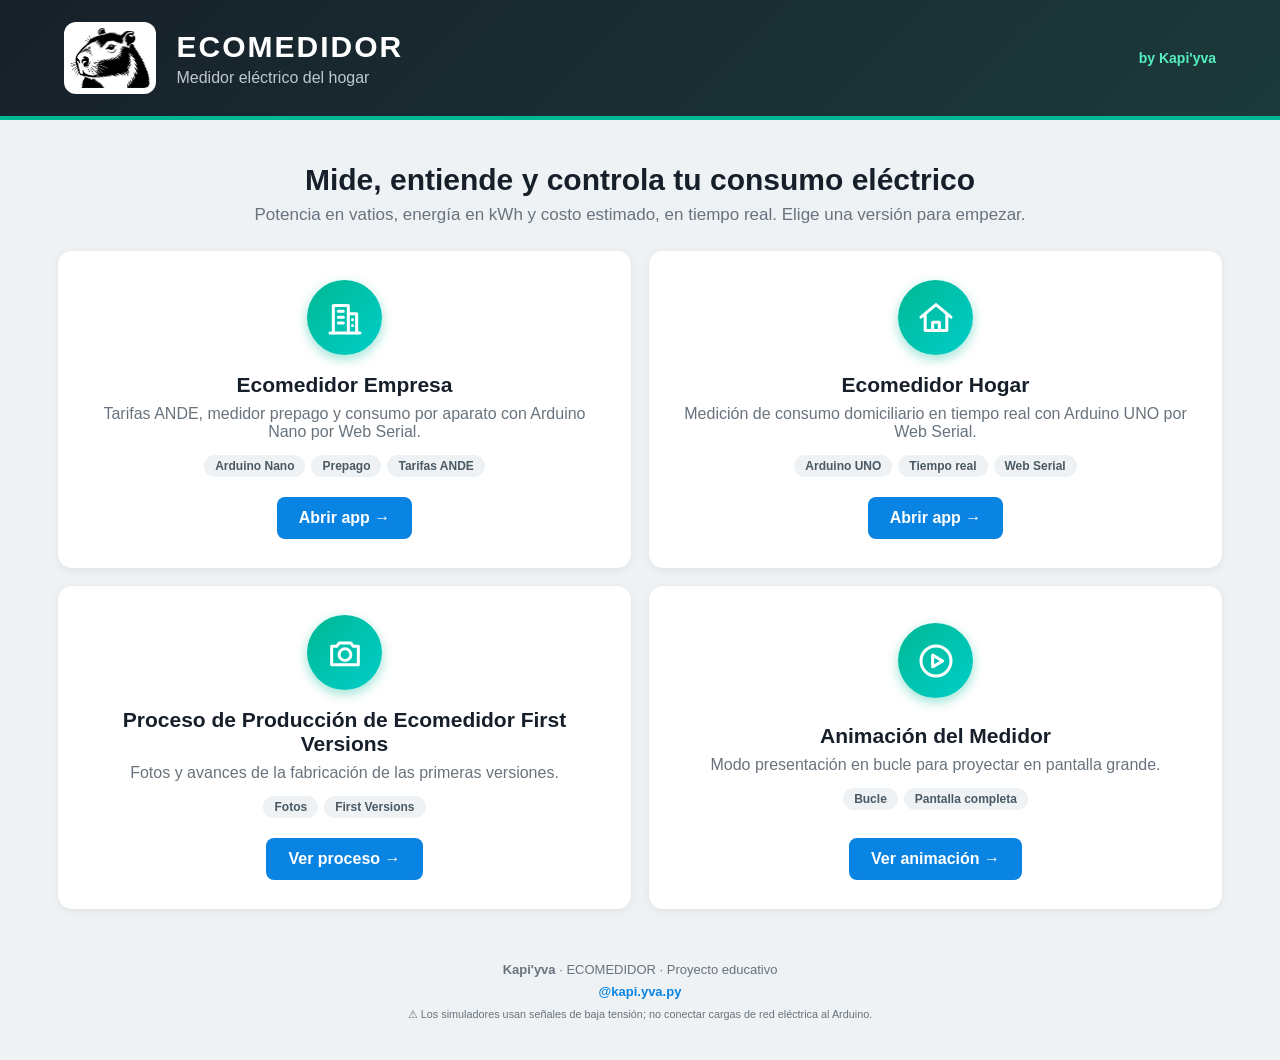
<file: index.html>
<!DOCTYPE html>
<html lang="es">
<head>
<meta charset="UTF-8"><meta name="viewport" content="width=device-width,initial-scale=1.0">
<title>ECOMEDIDOR · Kapi'yva</title>
<link rel="icon" type="image/png" href="logo.png">
<link rel="stylesheet" href="style.css">
</head>
<body>
<header>
<img class="logo" src="logo.png" alt="Logo Kapi'yva" onerror="this.style.display='none';this.nextElementSibling.style.display='block'">
<span class="logo-txt">Kapi'yva</span>
<div><h1>ECOMEDIDOR</h1><p>Medidor eléctrico del hogar</p></div>
<span class="marca">by Kapi'yva</span>
</header>
<main>
<section class="intro">
<h2>Mide, entiende y controla tu consumo eléctrico</h2>
<p>Potencia en vatios, energía en kWh y costo estimado, en tiempo real. Elige una versión para empezar.</p>
</section>
<section class="botones">
<article class="boton-card"><div class="icono"><svg viewBox="0 0 24 24" width="40" height="40" fill="none" stroke="#fff" stroke-width="1.8" stroke-linecap="round" stroke-linejoin="round"><path d="M5 21V4.5h9V21"/><path d="M14 9.5h5V21"/><path d="M3 21h18"/><path d="M8 8h3M8 11.5h3M8 15h3M16.5 13h.01M16.5 16.5h.01"/></svg></div><h2>Ecomedidor Empresa</h2><p>Tarifas ANDE, medidor prepago y consumo por aparato con Arduino Nano por Web Serial.</p><div class="chips"><span>Arduino Nano</span><span>Prepago</span><span>Tarifas ANDE</span></div><a class="btn" href="tablero/app/index.html">Abrir app <i>→</i></a></article>
<article class="boton-card"><div class="icono"><svg viewBox="0 0 24 24" width="40" height="40" fill="none" stroke="#fff" stroke-width="1.8" stroke-linecap="round" stroke-linejoin="round"><path d="M3 11.5 12 4l9 7.5"/><path d="M5.5 10v9.5h13V10"/><path d="M10 19.5v-5h4v5"/></svg></div><h2>Ecomedidor Hogar</h2><p>Medición de consumo domiciliario en tiempo real con Arduino UNO por Web Serial.</p><div class="chips"><span>Arduino UNO</span><span>Tiempo real</span><span>Web Serial</span></div><a class="btn" href="arduino/app/index.html">Abrir app <i>→</i></a></article>
<article class="boton-card"><div class="icono"><svg viewBox="0 0 24 24" width="40" height="40" fill="none" stroke="#fff" stroke-width="1.8" stroke-linecap="round" stroke-linejoin="round"><path d="M4 8h3l1.5-2h7L17 8h3v11H4z"/><circle cx="12" cy="13" r="3.5"/></svg></div><h2>Proceso de Producción de Ecomedidor First Versions</h2><p>Fotos y avances de la fabricación de las primeras versiones.</p><div class="chips"><span>Fotos</span><span>First Versions</span></div><a class="btn" href="proceso/index.html">Ver proceso <i>→</i></a></article>
<article class="boton-card"><div class="icono"><svg viewBox="0 0 24 24" width="40" height="40" fill="none" stroke="#fff" stroke-width="1.8" stroke-linecap="round" stroke-linejoin="round"><circle cx="12" cy="12" r="9"/><path d="M10 8.5v7l6-3.5z"/></svg></div><h2>Animación del Medidor</h2><p>Modo presentación en bucle para proyectar en pantalla grande.</p><div class="chips"><span>Bucle</span><span>Pantalla completa</span></div><a class="btn" href="animacion/index.html">Ver animación <i>→</i></a></article>
</section>
</main>
<footer><b>Kapi'yva</b> · ECOMEDIDOR · Proyecto educativo<br><a class="ig" href="https://www.instagram.com/kapi.yva.py" target="_blank" rel="noopener">@kapi.yva.py</a><br><small>⚠ Los simuladores usan señales de baja tensión; no conectar cargas de red eléctrica al Arduino.</small></footer>
</body></html>
</file>
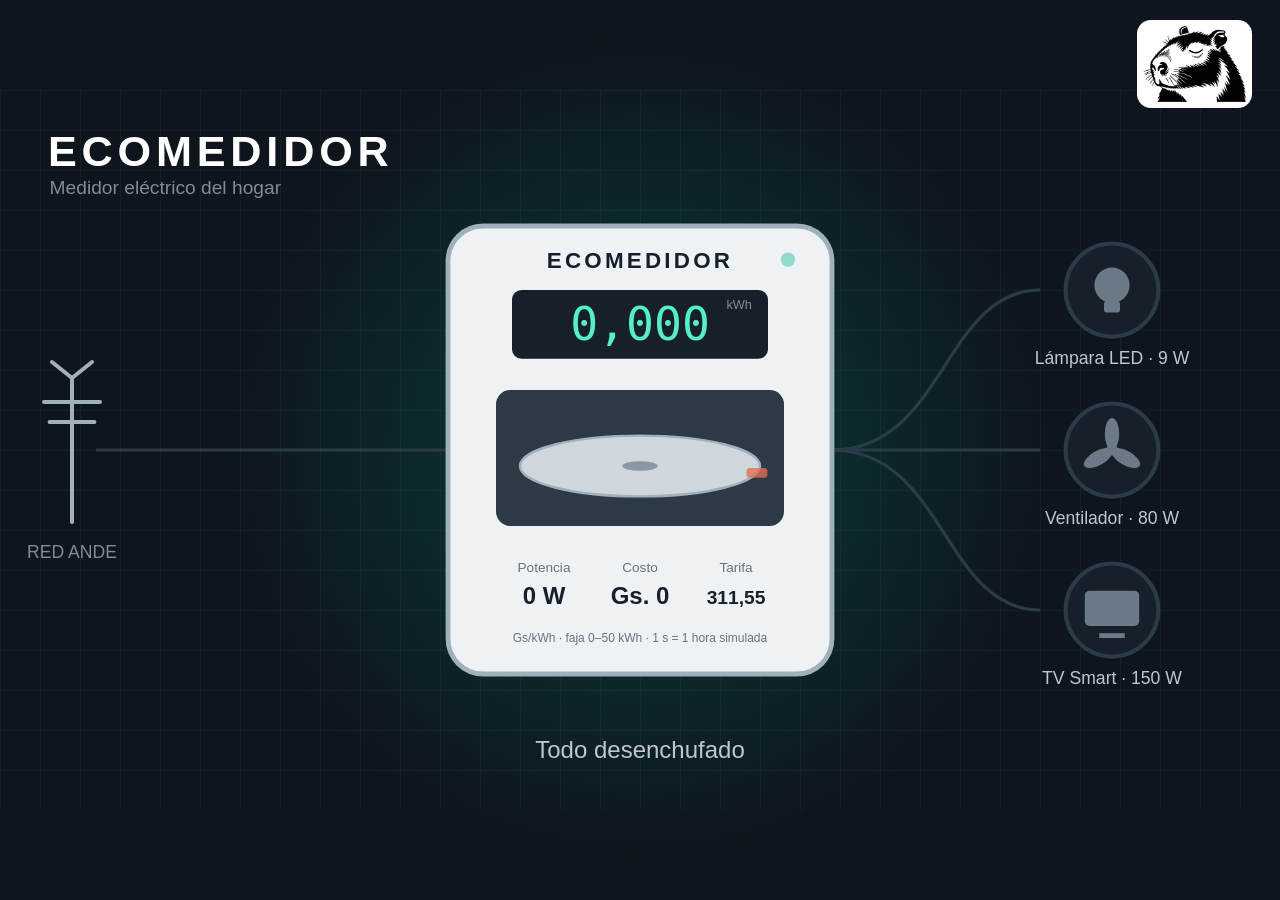
<file: animacion/index.html>
<!DOCTYPE html><html lang="es"><head><meta charset="UTF-8"><meta name="viewport" content="width=device-width,initial-scale=1"><title>ECOMEDIDOR · Animación</title>
<style>*{margin:0;box-sizing:border-box}html,body{height:100%;background:#0e151c;overflow:hidden;font-family:Arial,sans-serif}body.i{cursor:none}svg#s{width:100vw;height:100vh;display:block}
#lg{position:fixed;top:2.2vh;right:2.2vw;width:9vw;max-width:150px;background:#fff;border-radius:14px;padding:6px;animation:b 10s infinite}#lg img,#lg svg{display:block;width:100%}#lg svg{position:absolute;inset:6px;width:calc(100% - 12px);height:calc(100% - 12px)}
#w{animation:w 10s infinite}#st{font-size:90px;fill:#00b894;opacity:0;animation:w 10s infinite;transform-origin:center}
@keyframes w{0%,87%,100%{opacity:0}89%,95%{opacity:1}}@keyframes b{0%,86%,100%{transform:none}90%{transform:rotate(-5deg) scale(1.08)}96%{transform:none}}
#h{position:fixed;bottom:2vh;left:50%;translate:-50%;color:#68737d;font-size:1.6vh;animation:o 8s forwards 6s}@keyframes o{to{opacity:0}}</style></head><body>
<svg id="s" viewBox="0 0 1600 900"><defs><radialGradient id="g"><stop offset="0" stop-color="#00b894" stop-opacity=".25"/><stop offset="1" stop-color="#00b894" stop-opacity="0"/></radialGradient><pattern id="p" width="50" height="50" patternUnits="userSpaceOnUse"><path d="M50 0H0V50" fill="none" stroke="#1d2a35" stroke-width="1"/></pattern></defs>
<rect width="1600" height="900" fill="url(#p)"/><circle cx="800" cy="450" r="520" fill="url(#g)"/>
<g id="sc"><text x="60" y="95" fill="#fff" font-size="54" font-weight="bold" letter-spacing="6">ECOMEDIDOR</text><text x="62" y="130" fill="#7f8c97" font-size="24">Medidor eléctrico del hogar</text>
<g fill="none" stroke="#2a3b49" stroke-width="4"><path id="p0" d="M120 450H560"/><path id="p1" d="M1040 450C1180 450 1180 250 1300 250"/><path id="p2" d="M1040 450H1300"/><path id="p3" d="M1040 450C1180 450 1180 650 1300 650"/></g>
<g id="pt" fill="#55efc4"></g>
<g transform="translate(90,450)" stroke="#9fb0bd" stroke-width="5" fill="none" stroke-linecap="round"><path d="M0 -90V90M-35 -60H35M-28 -35H28M0 -90L-25 -110M0 -90L25 -110"/><text x="0" y="135" fill="#7f8c97" stroke="none" font-size="22" text-anchor="middle">RED ANDE</text></g>
<rect x="560" y="170" width="480" height="560" rx="44" fill="#eef2f5" stroke="#9fb0bd" stroke-width="6"/><text x="800" y="222" text-anchor="middle" font-size="28" font-weight="bold" fill="#17202a" letter-spacing="4">ECOMEDIDOR</text><circle id="ld" cx="985" cy="212" r="9" fill="#00b894"/>
<rect x="640" y="250" width="320" height="86" rx="12" fill="#17202a"/><text id="kw" x="800" y="312" text-anchor="middle" font-family="monospace" font-size="58" fill="#55efc4">0,000</text><text x="940" y="274" font-size="16" fill="#7f8c97" text-anchor="end">kWh</text>
<rect x="620" y="375" width="360" height="170" rx="18" fill="#2d3a46"/><ellipse cx="800" cy="470" rx="150" ry="38" fill="#cfd6dc" stroke="#9fb0bd" stroke-width="3"/><ellipse cx="800" cy="470" rx="22" ry="6" fill="#8a97a3"/><rect id="mk" width="26" height="12" rx="4" fill="#e17055"/>
<g font-size="17" fill="#68737d" text-anchor="middle"><text x="680" y="602">Potencia</text><text x="800" y="602">Costo</text><text x="920" y="602">Tarifa</text></g><g font-size="30" font-weight="bold" fill="#17202a" text-anchor="middle"><text id="tw" x="680" y="642">0 W</text><text id="tc" x="800" y="642">Gs. 0</text><text x="920" y="642" font-size="24">311,55</text></g><text x="800" y="690" text-anchor="middle" font-size="15" fill="#68737d">Gs/kWh · faja 0–50 kWh · 1 s = 1 hora simulada</text>
<g id="ap"></g><text id="cp" x="800" y="835" text-anchor="middle" font-size="30" fill="#bdc7d1"></text></g></svg>
<div id="lg"><img src="[data-uri]" alt=""><svg viewBox="0 0 641 478"><g id="w"><ellipse cx="328" cy="153" rx="48" ry="27" fill="#fff"/><path d="M290 154Q330 182 368 150" fill="none" stroke="#000" stroke-width="9" stroke-linecap="round"/></g><text id="st" x="420" y="90">✦</text></svg></div><div id="h">Clic o F: pantalla completa</div>
<script>
const $=s=>document.querySelector(s),D=[{t:[3,22],w:9,y:250,n:"Lámpara LED"},{t:[8,24],w:80,y:450,n:"Ventilador"},{t:[13,26],w:150,y:650,n:"TV Smart"}],L=30,sv=(h)=>`<g id="a${h}">`;
$('#ap').innerHTML=D.map((d,i)=>`<g transform="translate(1390,${d.y})"><circle id="gl${i}" r="95" fill="url(#g)" opacity="0"/><circle id="c${i}" r="58" fill="#17202a" stroke="#2a3b49" stroke-width="5"/>`+[`<circle id="i${i}" cy="-6" r="22" fill="#6b7a86"/><rect x="-10" y="14" width="20" height="14" rx="3" fill="#6b7a86"/>`,`<g id="i${i}" fill="#6b7a86"><circle r="7"/><g id="bl"><ellipse cy="-20" rx="9" ry="20"/><ellipse cy="-20" rx="9" ry="20" transform="rotate(120)"/><ellipse cy="-20" rx="9" ry="20" transform="rotate(240)"/></g></g>`,`<rect id="i${i}" x="-34" y="-24" width="68" height="44" rx="6" fill="#6b7a86"/><path d="M-16 32H16" stroke="#6b7a86" stroke-width="6"/>`][i]+`<text y="92" text-anchor="middle" fill="#bdc7d1" font-size="22">${d.n} · ${d.w} W</text></g>`).join('');
const P=[0,1,2,3].map(i=>$('#p'+i)),pt=$('#pt');for(let i=0;i<48;i++)pt.insertAdjacentHTML('beforeend','<circle r="5"/>');const C=[...pt.children];
let E=0,A=0,last=0,T0=performance.now(),ph=0;const M=["Todo desenchufado","Se conecta la lámpara LED","Se suma el ventilador","Se enciende la TV: sube el consumo","Desconectando aparatos…","Reiniciando el medidor…"];
function f(now){let t=((now-T0)/1000)%L,dt=t-last;if(dt<0){E=0;dt=0}last=t;const on=D.map(d=>t>=d.t[0]&&t<d.t[1]),W=D.reduce((s,d,i)=>s+(on[i]?d.w:0),0);E+=W*dt/1000;A+=(W*.0126+.2)*dt;
const s=t>26.5?(x=>x*x*(3-2*x))(Math.min(1,(t-26.5)/3.2)):0,ED=E*(1-s);$('#kw').textContent=ED.toFixed(3).replace('.',',');$('#tw').textContent=W+' W';$('#tc').textContent='Gs. '+Math.round(ED*311.55).toLocaleString('es-PY');
$('#mk').setAttribute('x',800+150*Math.cos(A)-13);$('#mk').setAttribute('y',470+38*Math.sin(A)-6);$('#mk').style.opacity=.45+.55*Math.sin(A)*.5+.28;$('#ld').style.opacity=.4+.6*(Math.sin(t*(3+W/40))>0);
D.forEach((d,i)=>{$('#gl'+i).style.opacity=on[i]?.55+.25*Math.sin(t*6):0;$('#i'+i).setAttribute('fill',on[i]?(i?'#55efc4':'#ffeaa7'):'#6b7a86');$('#c'+i).setAttribute('stroke',on[i]?'#00b894':'#2a3b49')});
$('#bl').setAttribute('transform','rotate('+(on[1]?t*900:0)+')');
$('#cp').textContent=M[t<3?0:t<8?1:t<13?2:t<21?3:t<26.5?4:5];
C.forEach((c,k)=>{const pi=k<16?0:1+(k-16)%3,a=pi?on[pi-1]:W>0;if(!a){c.style.opacity=0;return}const p=P[pi],u=((t*(.08+W/700)+k/16)%1),q=p.getPointAtLength(u*p.getTotalLength());c.setAttribute('cx',q.x);c.setAttribute('cy',q.y);c.style.opacity=.9});
requestAnimationFrame(f)}requestAnimationFrame(f);
const fs=()=>document.fullscreenElement?document.exitFullscreen():document.documentElement.requestFullscreen();addEventListener('click',fs);addEventListener('keydown',e=>e.key=='f'&&fs());let to;addEventListener('mousemove',()=>{document.body.classList.remove('i');clearTimeout(to);to=setTimeout(()=>document.body.classList.add('i'),2500)});
</script></body></html>
</file>
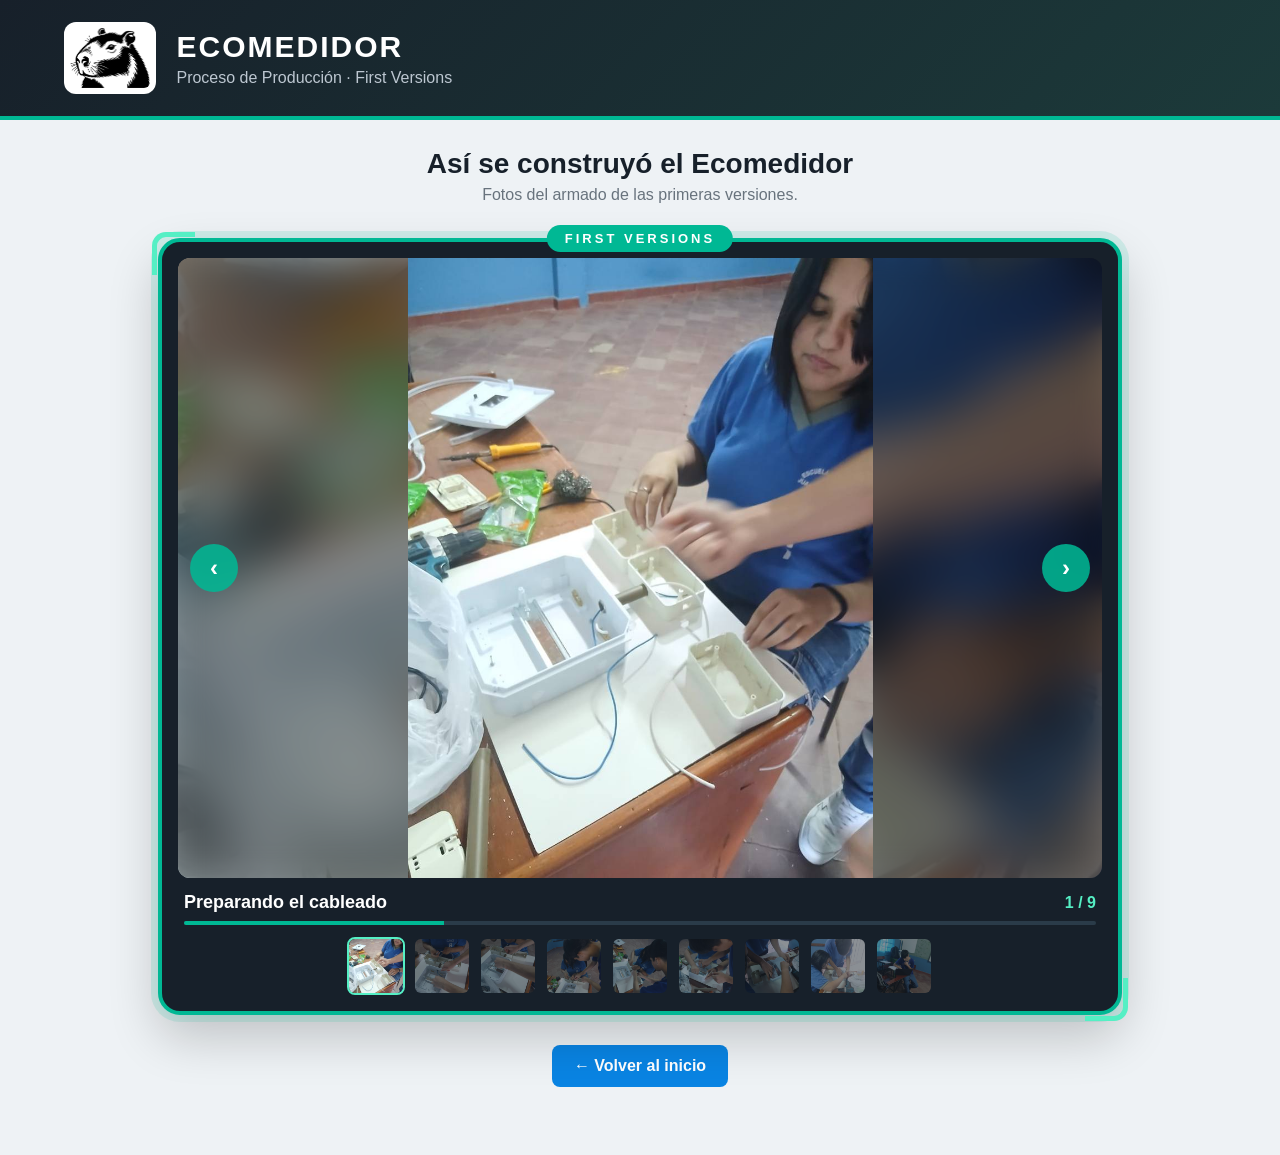
<file: proceso/index.html>
<!DOCTYPE html><html lang="es"><head><meta charset="UTF-8"><meta name="viewport" content="width=device-width,initial-scale=1"><title>Proceso de Producción · ECOMEDIDOR</title>
<style>*{box-sizing:border-box;margin:0}body{font-family:Arial,sans-serif;background:#eef2f5;color:#17202a}
header{background:linear-gradient(135deg,#17202a,#1c3a3a);color:#fff;padding:22px 5%;display:flex;align-items:center;gap:20px;border-bottom:4px solid #00b894}
.logo{height:72px;background:#fff;border-radius:12px;padding:6px}h1{font-size:30px;letter-spacing:2px;margin-bottom:5px}header p{color:#bdc7d1}
main{max-width:1000px;margin:28px auto;padding:0 18px;text-align:center}main>h2{font-size:28px}main>p{color:#68737d;margin:6px 0 34px}
.frame{position:relative;background:#17202a;border:4px solid #00b894;border-radius:22px;padding:16px;box-shadow:0 0 0 7px #00b89422,0 22px 50px #0003}
.frame:before,.frame:after{content:"";position:absolute;width:38px;height:38px;border:5px solid #55efc4;pointer-events:none}.frame:before{top:-10px;left:-10px;border-right:0;border-bottom:0;border-radius:14px 0 0 0}.frame:after{bottom:-10px;right:-10px;border-left:0;border-top:0;border-radius:0 0 14px 0}
.tag{position:absolute;top:-17px;left:50%;translate:-50%;background:#00b894;color:#fff;font-weight:bold;font-size:13px;letter-spacing:3px;padding:6px 18px;border-radius:20px;white-space:nowrap}
.stage{position:relative;height:min(70vh,620px);border-radius:12px;overflow:hidden;background:#0e151c var(--b) center/cover}
.stage:before{content:"";position:absolute;inset:-30px;background:var(--b) center/cover;filter:blur(26px) brightness(.55)}
.s{position:absolute;inset:0;opacity:0;transition:opacity .7s;display:flex;justify-content:center}.s.on{opacity:1}.s img{height:100%;max-width:100%;object-fit:contain;position:relative}
.ar{position:absolute;top:calc(50% - 24px);width:48px;height:48px;border-radius:50%;border:0;background:#00b894dd;color:#fff;font-size:24px;font-weight:bold;cursor:pointer;z-index:3;transition:.2s}.ar:hover{background:#0984e3;scale:1.1}#pv{left:12px}#nx{right:12px}
.bar{display:flex;justify-content:space-between;align-items:center;color:#fff;padding:14px 6px 8px;gap:12px}#cap{font-size:18px;font-weight:bold}#ct{color:#55efc4;font-weight:bold}
.pg{height:4px;background:#2a3b49;border-radius:4px;overflow:hidden;margin:0 6px 12px}.pg i{display:block;height:100%;width:0;background:#00b894}
#th{display:flex;gap:8px;justify-content:center;flex-wrap:wrap}#th img{width:58px;height:58px;object-fit:cover;border-radius:8px;opacity:.5;cursor:pointer;border:2px solid transparent;transition:.2s}#th img.on{opacity:1;border-color:#55efc4}
a.btn{display:inline-block;margin:30px 0 40px;border-radius:8px;padding:12px 22px;background:#0984e3;color:#fff;font-weight:bold;text-decoration:none}
@media(max-width:700px){h1{font-size:22px}.stage{height:62vh}#th img{width:44px;height:44px}#cap{font-size:15px}}</style></head><body>
<header><img class="logo" src="../logo.png" alt="Kapi'yva"><div><h1>ECOMEDIDOR</h1><p>Proceso de Producción · First Versions</p></div></header>
<main><h2>Así se construyó el Ecomedidor</h2><p>Fotos del armado de las primeras versiones.</p>
<div class="frame"><span class="tag">FIRST VERSIONS</span><div class="stage" id="st"><div class="s"><img src="fotos/1.jpg" alt="Preparando el cableado" data-c="Preparando el cableado"></div><div class="s"><img src="fotos/2.jpg" alt="Conexión de cables a las cajas" data-c="Conexión de cables a las cajas"></div><div class="s"><img src="fotos/3.jpg" alt="Armado en equipo" data-c="Armado en equipo"></div><div class="s"><img src="fotos/4.jpg" alt="Montaje del tablero" data-c="Montaje del tablero"></div><div class="s"><img src="fotos/5.jpg" alt="Detalle de las conexiones" data-c="Detalle de las conexiones"></div><div class="s"><img src="fotos/6.jpg" alt="Instalación de las borneras" data-c="Instalación de las borneras"></div><div class="s"><img src="fotos/7.jpg" alt="Ajuste del riel DIN" data-c="Ajuste del riel DIN"></div><div class="s"><img src="fotos/8.jpg" alt="Trabajo en equipo" data-c="Trabajo en equipo"></div><div class="s"><img src="fotos/9.jpg" alt="Trabajo en la computadora" data-c="Trabajo en la computadora"></div><button class="ar" id="pv">‹</button><button class="ar" id="nx">›</button></div>
<div class="bar"><span id="cap"></span><span id="ct"></span></div><div class="pg"><i id="pb"></i></div><div id="th"></div></div>
<a class="btn" href="../index.html">← Volver al inicio</a></main>
<script>const $=s=>document.querySelector(s),S=[...document.querySelectorAll('.s')],T=[],D=5000;let i=0,t0=0,pause=0;
S.forEach((s,k)=>{const m=s.firstChild.cloneNode();m.onclick=()=>go(k);$('#th').appendChild(m);T.push(m)});
function go(n){i=(n+S.length)%S.length;S.forEach((s,k)=>s.classList.toggle('on',k==i));T.forEach((m,k)=>m.classList.toggle('on',k==i));const im=S[i].firstChild;$('#st').style.setProperty('--b','url('+im.src+')');$('#cap').textContent=im.dataset.c;$('#ct').textContent=(i+1)+' / '+S.length;t0=performance.now()}
$('#pv').onclick=()=>go(i-1);$('#nx').onclick=()=>go(i+1);document.onkeydown=e=>{if(e.key=='ArrowLeft')go(i-1);if(e.key=='ArrowRight')go(i+1)};
let x0;$('#st').ontouchstart=e=>x0=e.touches[0].clientX;$('#st').ontouchend=e=>{const d=e.changedTouches[0].clientX-x0;if(Math.abs(d)>40)go(i+(d<0?1:-1))};
$('.frame').onmouseenter=()=>pause=performance.now();$('.frame').onmouseleave=()=>{t0+=performance.now()-pause;pause=0};
function tick(n){if(!pause){const p=(n-t0)/D;$('#pb').style.width=Math.min(100,p*100)+'%';if(p>=1)go(i+1)}requestAnimationFrame(tick)}go(0);requestAnimationFrame(tick);</script></body></html>
</file>
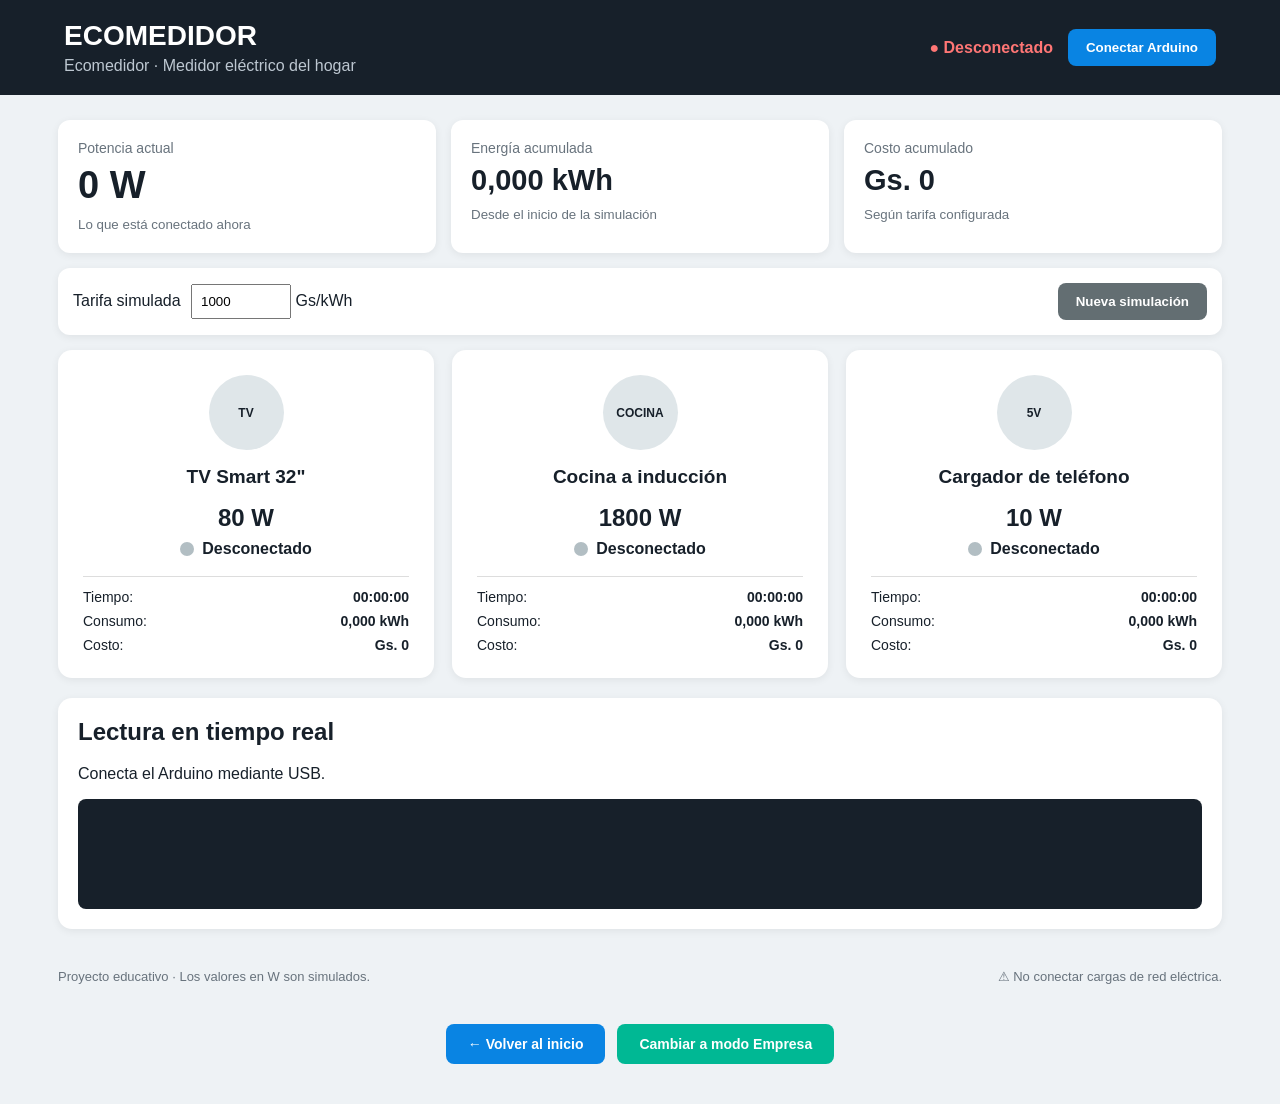
<file: arduino/app/index.html>
<!DOCTYPE html>
<html lang="es">
<head>
<meta charset="UTF-8"><meta name="viewport" content="width=device-width,initial-scale=1.0">
<title>Simulador de Cargas Eléctricas Domiciliarias</title><link rel="stylesheet" href="style.css">
</head>
<body>
<header>
<div><h1>ECOMEDIDOR</h1><p>Ecomedidor · Medidor eléctrico del hogar</p></div>
<div class="conexion"><span id="estadoConexion" class="estado off">● Desconectado</span><button id="btnConectar">Conectar Arduino</button></div>
</header>
<main>
<section class="resumen">
<div class="resumen-card principal"><span>Potencia actual</span><strong id="potenciaTotal">0 W</strong><small>Lo que está conectado ahora</small></div>
<div class="resumen-card"><span>Energía acumulada</span><strong id="energiaTotal">0,000 kWh</strong><small>Desde el inicio de la simulación</small></div>
<div class="resumen-card"><span>Costo acumulado</span><strong id="costoTotal">Gs. 0</strong><small>Según tarifa configurada</small></div>
</section>

<section class="controles">
<label>Tarifa simulada <input id="tarifa" type="number" min="0" step="1" value="1000"> Gs/kWh</label>
<button id="btnReiniciar" class="secundario">Nueva simulación</button>
</section>

<section class="aparatos">
<article class="aparato" id="cardTv"><div class="icono">TV</div><h2>TV Smart 32"</h2><p>80 W</p><div class="estado-aparato"><span class="led"></span><span id="txtTv">Desconectado</span></div><div class="datos"><span>Tiempo: <b id="tiempoTv">00:00:00</b></span><span>Consumo: <b id="energiaTv">0,000 kWh</b></span><span>Costo: <b id="costoTv">Gs. 0</b></span></div></article>
<article class="aparato" id="cardCocina"><div class="icono">COCINA</div><h2>Cocina a inducción</h2><p>1800 W</p><div class="estado-aparato"><span class="led"></span><span id="txtCocina">Desconectado</span></div><div class="datos"><span>Tiempo: <b id="tiempoCocina">00:00:00</b></span><span>Consumo: <b id="energiaCocina">0,000 kWh</b></span><span>Costo: <b id="costoCocina">Gs. 0</b></span></div></article>
<article class="aparato" id="cardCargador"><div class="icono">5V</div><h2>Cargador de teléfono</h2><p>10 W</p><div class="estado-aparato"><span class="led"></span><span id="txtCargador">Desconectado</span></div><div class="datos"><span>Tiempo: <b id="tiempoCargador">00:00:00</b></span><span>Consumo: <b id="energiaCargador">0,000 kWh</b></span><span>Costo: <b id="costoCargador">Gs. 0</b></span></div></article>
</section>

<section class="panel">
<h2>Lectura en tiempo real</h2><p id="mensaje">Conecta el Arduino mediante USB.</p><div class="log" id="log"></div>
</section>
</main>
<footer><span>Proyecto educativo · Los valores en W son simulados.</span><span>⚠ No conectar cargas de red eléctrica.</span></footer>
<style>.ecm-nav{max-width:1250px;margin:0 auto;padding:10px 18px 40px;display:flex;justify-content:center;align-items:center;gap:12px;flex-wrap:wrap;font-family:Arial,sans-serif}.ecm-nav a{border-radius:8px;padding:12px 22px;background:#0984e3;color:#fff;font-weight:bold;text-decoration:none;font-size:14px}.ecm-nav a:hover{background:#0773c5}.ecm-nav a.ecm-otro{background:#00b894}.ecm-nav a.ecm-otro:hover{background:#00a383}</style>
<nav class="ecm-nav"><a href="../../index.html">← Volver al inicio</a><a class="ecm-otro" href="../../tablero/app/index.html">Cambiar a modo Empresa</a></nav>
<script src="app.js"></script>
</body></html>
</file>
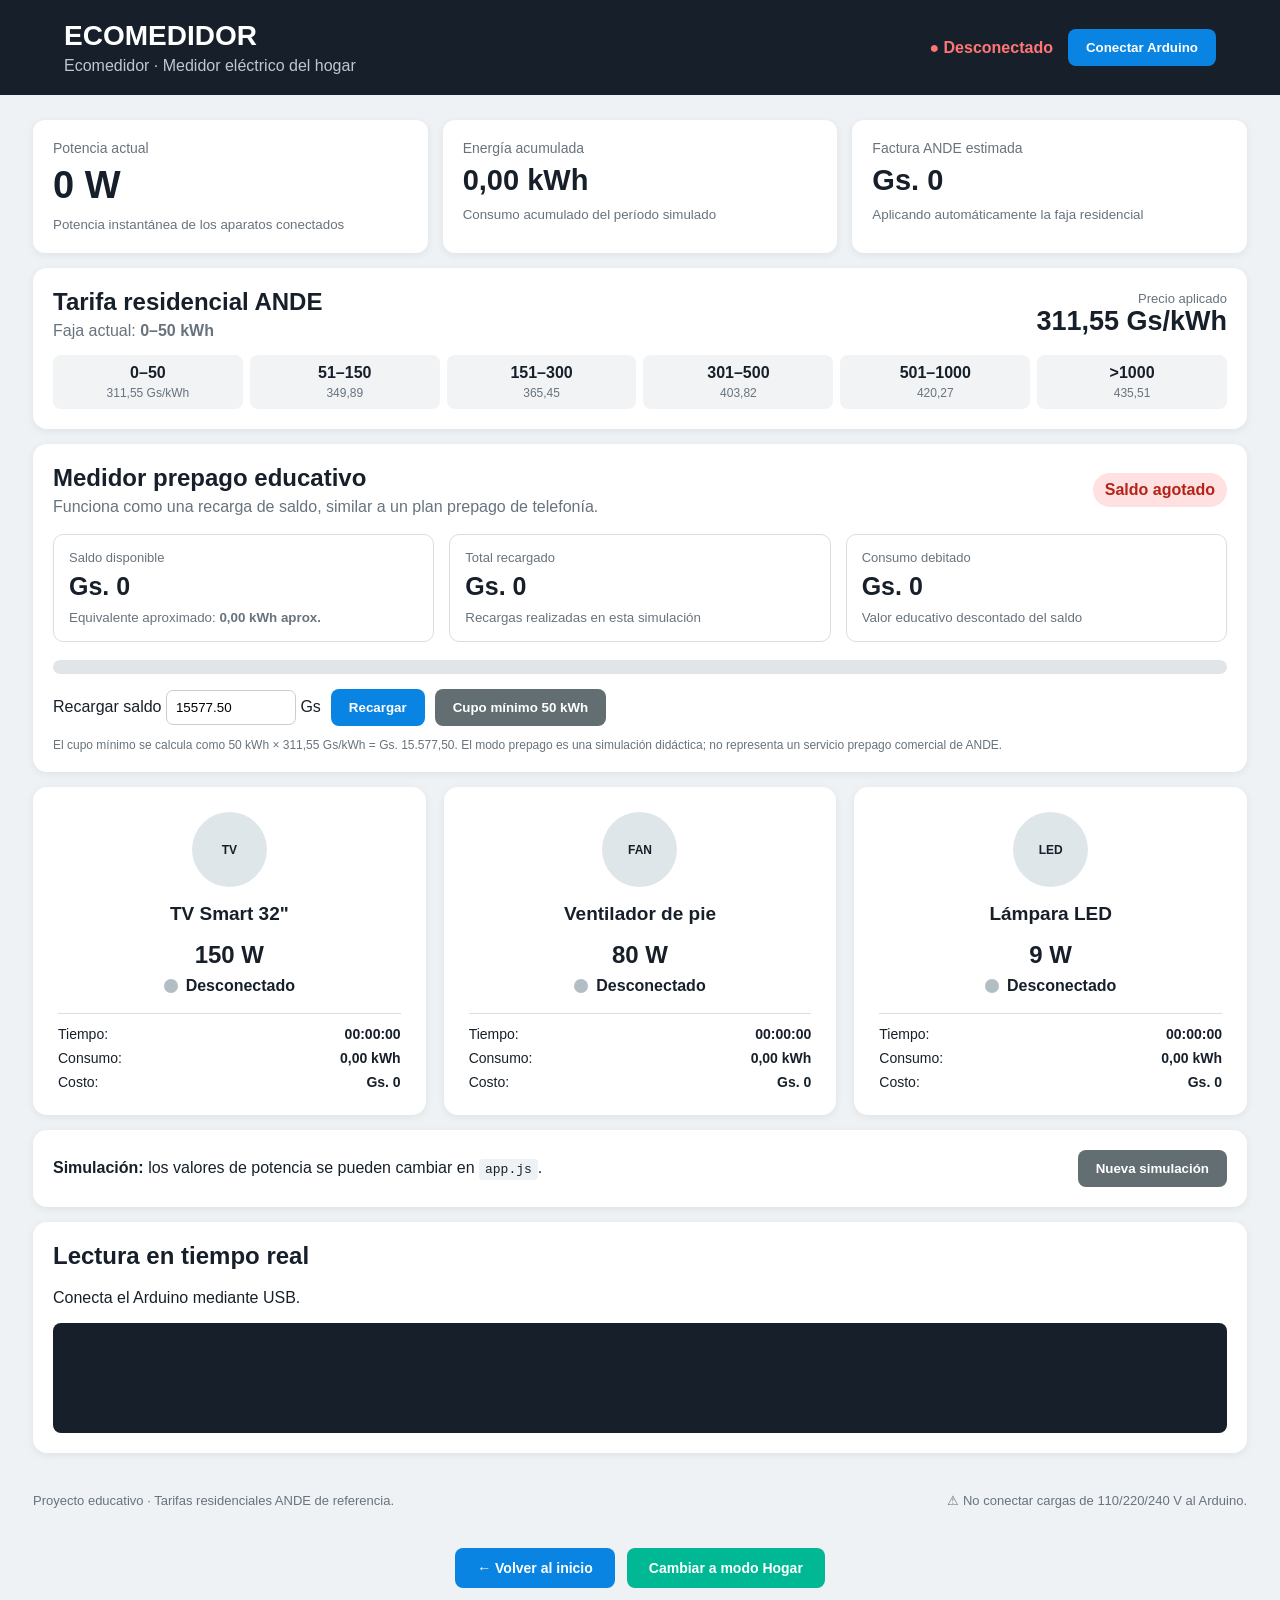
<file: tablero/app/index.html>
<!DOCTYPE html>
<html lang="es">
<head>
<meta charset="UTF-8">
<meta name="viewport" content="width=device-width,initial-scale=1.0">
<title>Simulador de Cargas Eléctricas Domiciliarias</title>
<link rel="stylesheet" href="style.css">
</head>
<body>
<header>
<div><h1>ECOMEDIDOR</h1><p>Ecomedidor · Medidor eléctrico del hogar</p></div>
<div class="conexion"><span id="estadoConexion" class="estado off">● Desconectado</span><button id="btnConectar">Conectar Arduino</button></div>
</header>
<main>
<section class="resumen">
<div class="resumen-card principal"><span>Potencia actual</span><strong id="potenciaTotal">0 W</strong><small>Potencia instantánea de los aparatos conectados</small></div>
<div class="resumen-card"><span>Energía acumulada</span><strong id="energiaTotal">0,00 kWh</strong><small>Consumo acumulado del período simulado</small></div>
<div class="resumen-card"><span>Factura ANDE estimada</span><strong id="costoTotal">Gs. 0</strong><small>Aplicando automáticamente la faja residencial</small></div>
</section>
<section class="ande">
<div><h2>Tarifa residencial ANDE</h2><p>Faja actual: <b id="fajaActual">0–50 kWh</b></p></div>
<div class="tarifa-grande"><span>Precio aplicado</span><strong id="tarifaActual">311,55 Gs/kWh</strong></div>
<div class="fajas"><div><b>0–50</b><span>311,55 Gs/kWh</span></div><div><b>51–150</b><span>349,89</span></div><div><b>151–300</b><span>365,45</span></div><div><b>301–500</b><span>403,82</span></div><div><b>501–1000</b><span>420,27</span></div><div><b>>1000</b><span>435,51</span></div></div>
</section>
<section class="prepago">
<div class="prepago-titulo"><div><h2>Medidor prepago educativo</h2><p>Funciona como una recarga de saldo, similar a un plan prepago de telefonía.</p></div><span id="estadoSaldo" class="saldo-zero">Saldo agotado</span></div>
<div class="prepago-grid">
<div><span>Saldo disponible</span><strong id="saldo">Gs. 0</strong><small>Equivalente aproximado: <b id="saldoKwh">0,00 kWh aprox.</b></small></div>
<div><span>Total recargado</span><strong id="recargado">Gs. 0</strong><small>Recargas realizadas en esta simulación</small></div>
<div><span>Consumo debitado</span><strong id="costoPrepago">Gs. 0</strong><small>Valor educativo descontado del saldo</small></div>
</div>
<div class="barra"><div id="barraSaldo"></div></div>
<div class="recarga"><label>Recargar saldo <input id="montoRecarga" type="number" min="1" step="1" value="15577.50"> Gs</label><button id="btnRecargar">Recargar</button><button id="btnCupoMinimo" class="secundario">Cupo mínimo 50 kWh</button></div>
<p class="nota">El cupo mínimo se calcula como 50 kWh × 311,55 Gs/kWh = Gs. 15.577,50. El modo prepago es una simulación didáctica; no representa un servicio prepago comercial de ANDE.</p>
</section>
<section class="aparatos">
<article class="aparato" id="cardTv"><div class="icono">TV</div><h2>TV Smart 32"</h2><p>150 W</p><div class="estado-aparato"><span class="led"></span><span id="txtTv">Desconectado</span></div><div class="datos"><span>Tiempo: <b id="tiempoTv">00:00:00</b></span><span>Consumo: <b id="energiaTv">0,00 kWh</b></span><span>Costo: <b id="costoTv">Gs. 0</b></span></div></article>
<article class="aparato" id="cardVentilador"><div class="icono">FAN</div><h2>Ventilador de pie</h2><p>80 W</p><div class="estado-aparato"><span class="led"></span><span id="txtVentilador">Desconectado</span></div><div class="datos"><span>Tiempo: <b id="tiempoVentilador">00:00:00</b></span><span>Consumo: <b id="energiaVentilador">0,00 kWh</b></span><span>Costo: <b id="costoVentilador">Gs. 0</b></span></div></article>
<article class="aparato" id="cardLuz"><div class="icono">LED</div><h2>Lámpara LED</h2><p>9 W</p><div class="estado-aparato"><span class="led"></span><span id="txtLuz">Desconectado</span></div><div class="datos"><span>Tiempo: <b id="tiempoLuz">00:00:00</b></span><span>Consumo: <b id="energiaLuz">0,00 kWh</b></span><span>Costo: <b id="costoLuz">Gs. 0</b></span></div></article>
</section>
<section class="controles"><span><b>Simulación:</b> los valores de potencia se pueden cambiar en <code>app.js</code>.</span><button id="btnReiniciar" class="secundario">Nueva simulación</button></section>
<section class="panel"><h2>Lectura en tiempo real</h2><p id="mensaje">Conecta el Arduino mediante USB.</p><div class="log" id="log"></div></section>
</main>
<footer><span>Proyecto educativo · Tarifas residenciales ANDE de referencia.</span><span>⚠ No conectar cargas de 110/220/240 V al Arduino.</span></footer>
<style>.ecm-nav{max-width:1250px;margin:0 auto;padding:10px 18px 40px;display:flex;justify-content:center;align-items:center;gap:12px;flex-wrap:wrap;font-family:Arial,sans-serif}.ecm-nav a{border-radius:8px;padding:12px 22px;background:#0984e3;color:#fff;font-weight:bold;text-decoration:none;font-size:14px}.ecm-nav a:hover{background:#0773c5}.ecm-nav a.ecm-otro{background:#00b894}.ecm-nav a.ecm-otro:hover{background:#00a383}</style>
<nav class="ecm-nav"><a href="../../index.html">← Volver al inicio</a><a class="ecm-otro" href="../../arduino/app/index.html">Cambiar a modo Hogar</a></nav>
<script src="app.js"></script>
</body>
</html>
</file>
<file: style.css>
*{box-sizing:border-box}body{margin:0;font-family:Arial,sans-serif;background:#eef2f5;color:#17202a}
header{background:linear-gradient(135deg,#17202a 0%,#1c3a3a 100%);color:#fff;padding:22px 5%;display:flex;align-items:center;gap:20px;border-bottom:4px solid #00b894}
.logo{height:72px;width:auto;max-width:200px;object-fit:contain;background:#fff;border-radius:12px;padding:6px}.logo-txt{display:none;font-size:22px;font-weight:bold}
h1{margin:0 0 5px;font-size:30px;letter-spacing:2px}header p{margin:0;color:#bdc7d1}
.marca{margin-left:auto;color:#55efc4;font-weight:bold;font-size:14px}
main{max-width:1200px;margin:25px auto;padding:0 18px}
.intro{text-align:center;padding:18px 10px 26px}.intro h2{margin:0 0 8px;font-size:30px}.intro p{margin:0;color:#68737d;font-size:17px}
.botones{display:grid;grid-template-columns:repeat(2,1fr);gap:18px}
.boton-card{background:#fff;border-radius:14px;padding:26px;text-align:center;box-shadow:0 2px 8px #0001;border:3px solid transparent;transition:.2s;display:flex;flex-direction:column;align-items:center}
.boton-card:hover{border-color:#00b894;transform:translateY(-4px);box-shadow:0 10px 24px #0002}
.icono{width:75px;height:75px;margin:auto;border-radius:50%;background:linear-gradient(135deg,#00b894,#00cec9);color:#fff;display:flex;align-items:center;justify-content:center;font-weight:bold;font-size:12px;box-shadow:0 4px 12px #00b89466}
.boton-card h2{font-size:21px;margin:18px 0 0}.boton-card p{color:#68737d;margin:8px 0 14px}
.chips{display:flex;flex-wrap:wrap;justify-content:center;gap:6px;margin-bottom:20px}
.chips span{background:#eef2f5;color:#4b5963;border-radius:20px;padding:4px 11px;font-size:12px;font-weight:bold}
a.btn{display:inline-block;border-radius:8px;padding:12px 22px;background:#0984e3;color:#fff;font-weight:bold;text-decoration:none;margin-top:auto;transition:.2s}
a.btn i{font-style:normal;display:inline-block;transition:.2s}a.btn:hover{background:#0773c5}a.btn:hover i{transform:translateX(4px)}
.centro{grid-column:1/-1;justify-self:center;width:calc(50% - 9px)}
.panel{background:#fff;border-radius:14px;padding:22px;margin-top:20px;box-shadow:0 2px 8px #0001}
.panel h2{margin-top:0}.panel p{color:#68737d}
footer{max-width:1200px;margin:auto;padding:25px 18px 35px;color:#68737d;font-size:13px;text-align:center;line-height:1.7}
@media(max-width:850px){.centro{width:100%}.botones{grid-template-columns:1fr}header{flex-direction:column;align-items:flex-start}.marca{margin-left:0}.intro h2{font-size:24px}}
footer .ig{color:#0984e3;font-weight:bold;text-decoration:none}footer .ig:hover{text-decoration:underline}
</file>
<file: arduino/app/style.css>
*{box-sizing:border-box}body{margin:0;font-family:Arial,sans-serif;background:#eef2f5;color:#17202a}header{background:#17202a;color:#fff;padding:20px 5%;display:flex;justify-content:space-between;align-items:center;gap:20px}h1{margin:0 0 5px;font-size:28px}header p{margin:0;color:#bdc7d1}.conexion{display:flex;align-items:center;gap:15px}.estado{font-weight:bold}.off{color:#ff7675}.on{color:#55efc4}button{border:0;border-radius:8px;padding:11px 18px;background:#0984e3;color:#fff;font-weight:bold;cursor:pointer}.secundario{background:#636e72}main{max-width:1200px;margin:25px auto;padding:0 18px}.resumen{display:grid;grid-template-columns:repeat(3,1fr);gap:15px}.resumen-card{background:#fff;border-radius:12px;padding:20px;box-shadow:0 2px 8px #0001}.resumen-card span{display:block;color:#68737d;font-size:14px}.resumen-card strong{display:block;font-size:29px;margin:8px 0}.resumen-card small{color:#68737d}.principal strong{font-size:38px}.controles{background:#fff;border-radius:12px;margin:15px 0;padding:15px;display:flex;justify-content:space-between;align-items:center;box-shadow:0 2px 8px #0001}.controles input{width:100px;padding:8px;margin-left:6px}.aparatos{display:grid;grid-template-columns:repeat(3,1fr);gap:18px}.aparato{background:#fff;border-radius:14px;padding:22px;text-align:center;box-shadow:0 2px 8px #0001;border:3px solid transparent;transition:.2s}.aparato.activo{border-color:#00b894}.icono{width:75px;height:75px;margin:auto;border-radius:50%;background:#dfe6e9;display:flex;align-items:center;justify-content:center;font-weight:bold;font-size:12px}.activo .icono{background:#00b894;color:#fff}.aparato h2{font-size:19px}.aparato p{font-size:24px;font-weight:bold;margin:8px}.estado-aparato{display:flex;justify-content:center;align-items:center;gap:8px;font-weight:bold}.led{width:14px;height:14px;border-radius:50%;background:#b2bec3;display:inline-block}.activo .led{background:#00b894;box-shadow:0 0 10px #00b894}.datos{margin-top:18px;border-top:1px solid #ddd;padding-top:12px;display:grid;gap:8px;text-align:left;font-size:14px}.datos span{display:flex;justify-content:space-between}.panel{background:#fff;border-radius:14px;padding:20px;margin-top:20px;box-shadow:0 2px 8px #0001}.panel h2{margin-top:0}.log{background:#17202a;color:#55efc4;padding:12px;height:110px;overflow:auto;font-family:monospace;font-size:13px;border-radius:8px}footer{max-width:1200px;margin:auto;padding:15px 18px 30px;display:flex;justify-content:space-between;color:#68737d;font-size:13px}@media(max-width:850px){header,.controles,footer{flex-direction:column;align-items:flex-start}.resumen,.aparatos{grid-template-columns:1fr}}
</file>
<file: tablero/app/style.css>
*{box-sizing:border-box}body{margin:0;font-family:Arial,sans-serif;background:#eef2f5;color:#17202a}header{background:#17202a;color:#fff;padding:20px 5%;display:flex;justify-content:space-between;align-items:center;gap:20px}h1{margin:0 0 5px;font-size:28px}header p{margin:0;color:#bdc7d1}.conexion{display:flex;align-items:center;gap:15px}.estado{font-weight:bold}.off{color:#ff7675}.on{color:#55efc4}button{border:0;border-radius:8px;padding:11px 18px;background:#0984e3;color:#fff;font-weight:bold;cursor:pointer}.secundario{background:#636e72}main{max-width:1250px;margin:25px auto;padding:0 18px}.resumen{display:grid;grid-template-columns:repeat(3,1fr);gap:15px}.resumen-card{background:#fff;border-radius:12px;padding:20px;box-shadow:0 2px 8px #0001}.resumen-card span{display:block;color:#68737d;font-size:14px}.resumen-card strong{display:block;font-size:29px;margin:8px 0}.resumen-card small{color:#68737d}.principal strong{font-size:38px}.ande,.prepago,.panel,.controles{background:#fff;border-radius:14px;margin:15px 0;padding:20px;box-shadow:0 2px 8px #0001}.ande{display:grid;grid-template-columns:1fr auto;gap:15px;align-items:center}.ande h2,.prepago h2{margin:0 0 6px}.ande p,.prepago p{margin:0;color:#68737d}.tarifa-grande{text-align:right}.tarifa-grande span{display:block;color:#68737d;font-size:13px}.tarifa-grande strong{font-size:27px}.fajas{grid-column:1/-1;display:grid;grid-template-columns:repeat(6,1fr);gap:7px}.fajas div{background:#f1f3f5;border-radius:8px;padding:9px;text-align:center}.fajas b,.fajas span{display:block}.fajas span{font-size:12px;color:#68737d;margin-top:4px}.prepago-titulo{display:flex;justify-content:space-between;align-items:center;gap:15px}.saldo-ok,.saldo-zero{padding:8px 12px;border-radius:20px;font-weight:bold}.saldo-ok{background:#dff7e9;color:#087f3e}.saldo-zero{background:#ffe1e1;color:#b42318}.prepago-grid{display:grid;grid-template-columns:repeat(3,1fr);gap:15px;margin:18px 0}.prepago-grid>div{border:1px solid #ddd;border-radius:10px;padding:15px}.prepago-grid span{display:block;color:#68737d;font-size:13px}.prepago-grid strong{display:block;font-size:25px;margin:7px 0}.prepago-grid small{color:#68737d}.barra{height:14px;background:#e1e5e8;border-radius:10px;overflow:hidden}.barra div{height:100%;width:0;background:#00b894;transition:.2s}.recarga{display:flex;align-items:center;gap:10px;margin-top:15px;flex-wrap:wrap}.recarga input{width:130px;padding:9px;border:1px solid #ccc;border-radius:7px}.nota{font-size:12px;margin-top:12px!important}.aparatos{display:grid;grid-template-columns:repeat(3,1fr);gap:18px}.aparato{background:#fff;border-radius:14px;padding:22px;text-align:center;box-shadow:0 2px 8px #0001;border:3px solid transparent;transition:.2s}.aparato.activo{border-color:#00b894}.icono{width:75px;height:75px;margin:auto;border-radius:50%;background:#dfe6e9;display:flex;align-items:center;justify-content:center;font-weight:bold;font-size:12px}.activo .icono{background:#00b894;color:#fff}.aparato h2{font-size:19px}.aparato p{font-size:24px;font-weight:bold;margin:8px}.estado-aparato{display:flex;justify-content:center;align-items:center;gap:8px;font-weight:bold}.led{width:14px;height:14px;border-radius:50%;background:#b2bec3;display:inline-block}.activo .led{background:#00b894;box-shadow:0 0 10px #00b894}.datos{margin-top:18px;border-top:1px solid #ddd;padding-top:12px;display:grid;gap:8px;text-align:left;font-size:14px}.datos span{display:flex;justify-content:space-between}.controles{display:flex;justify-content:space-between;align-items:center;gap:15px}.controles code{background:#eef2f5;padding:3px 6px;border-radius:4px}.panel h2{margin-top:0}.log{background:#17202a;color:#55efc4;padding:12px;height:110px;overflow:auto;font-family:monospace;font-size:13px;border-radius:8px}footer{max-width:1250px;margin:auto;padding:15px 18px 30px;display:flex;justify-content:space-between;color:#68737d;font-size:13px}@media(max-width:900px){header,.controles,footer{flex-direction:column;align-items:flex-start}.resumen,.aparatos,.prepago-grid{grid-template-columns:1fr}.ande{grid-template-columns:1fr}.tarifa-grande{text-align:left}.fajas{grid-template-columns:repeat(3,1fr)}}
</file>
